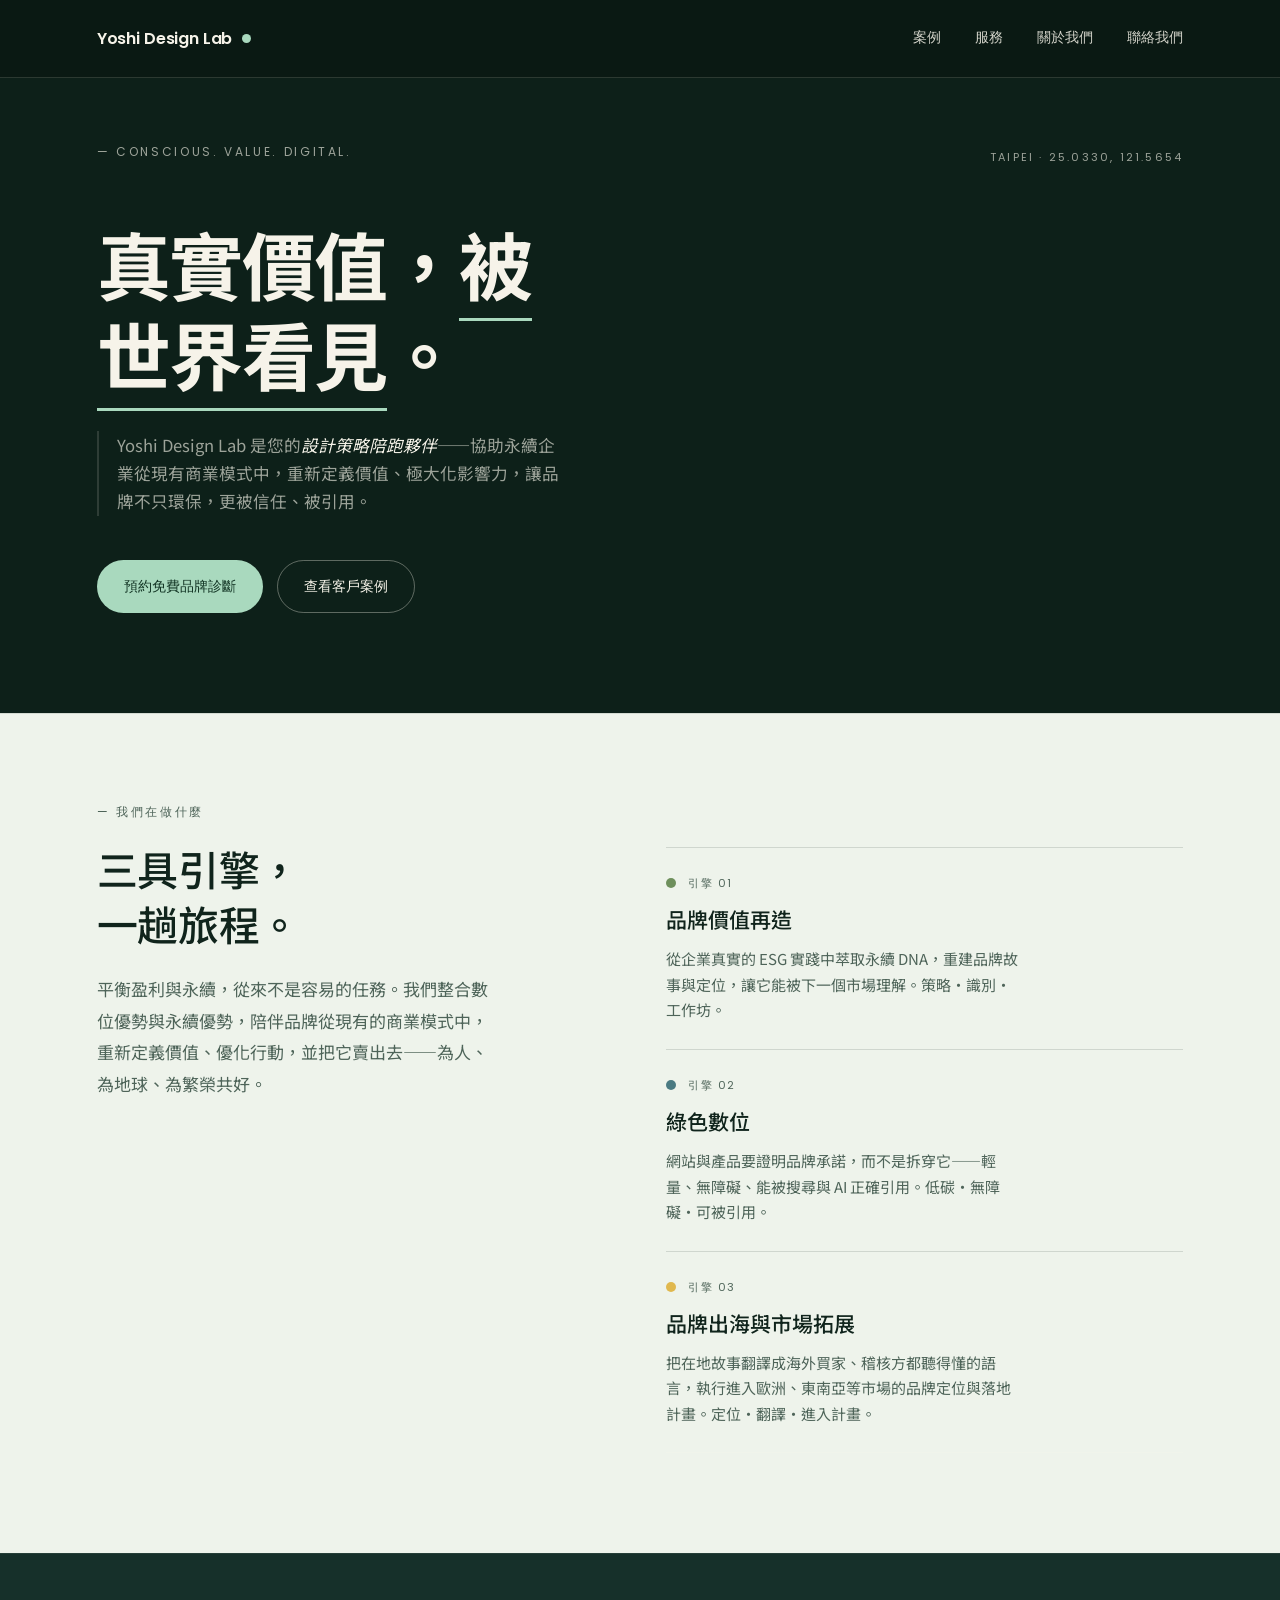
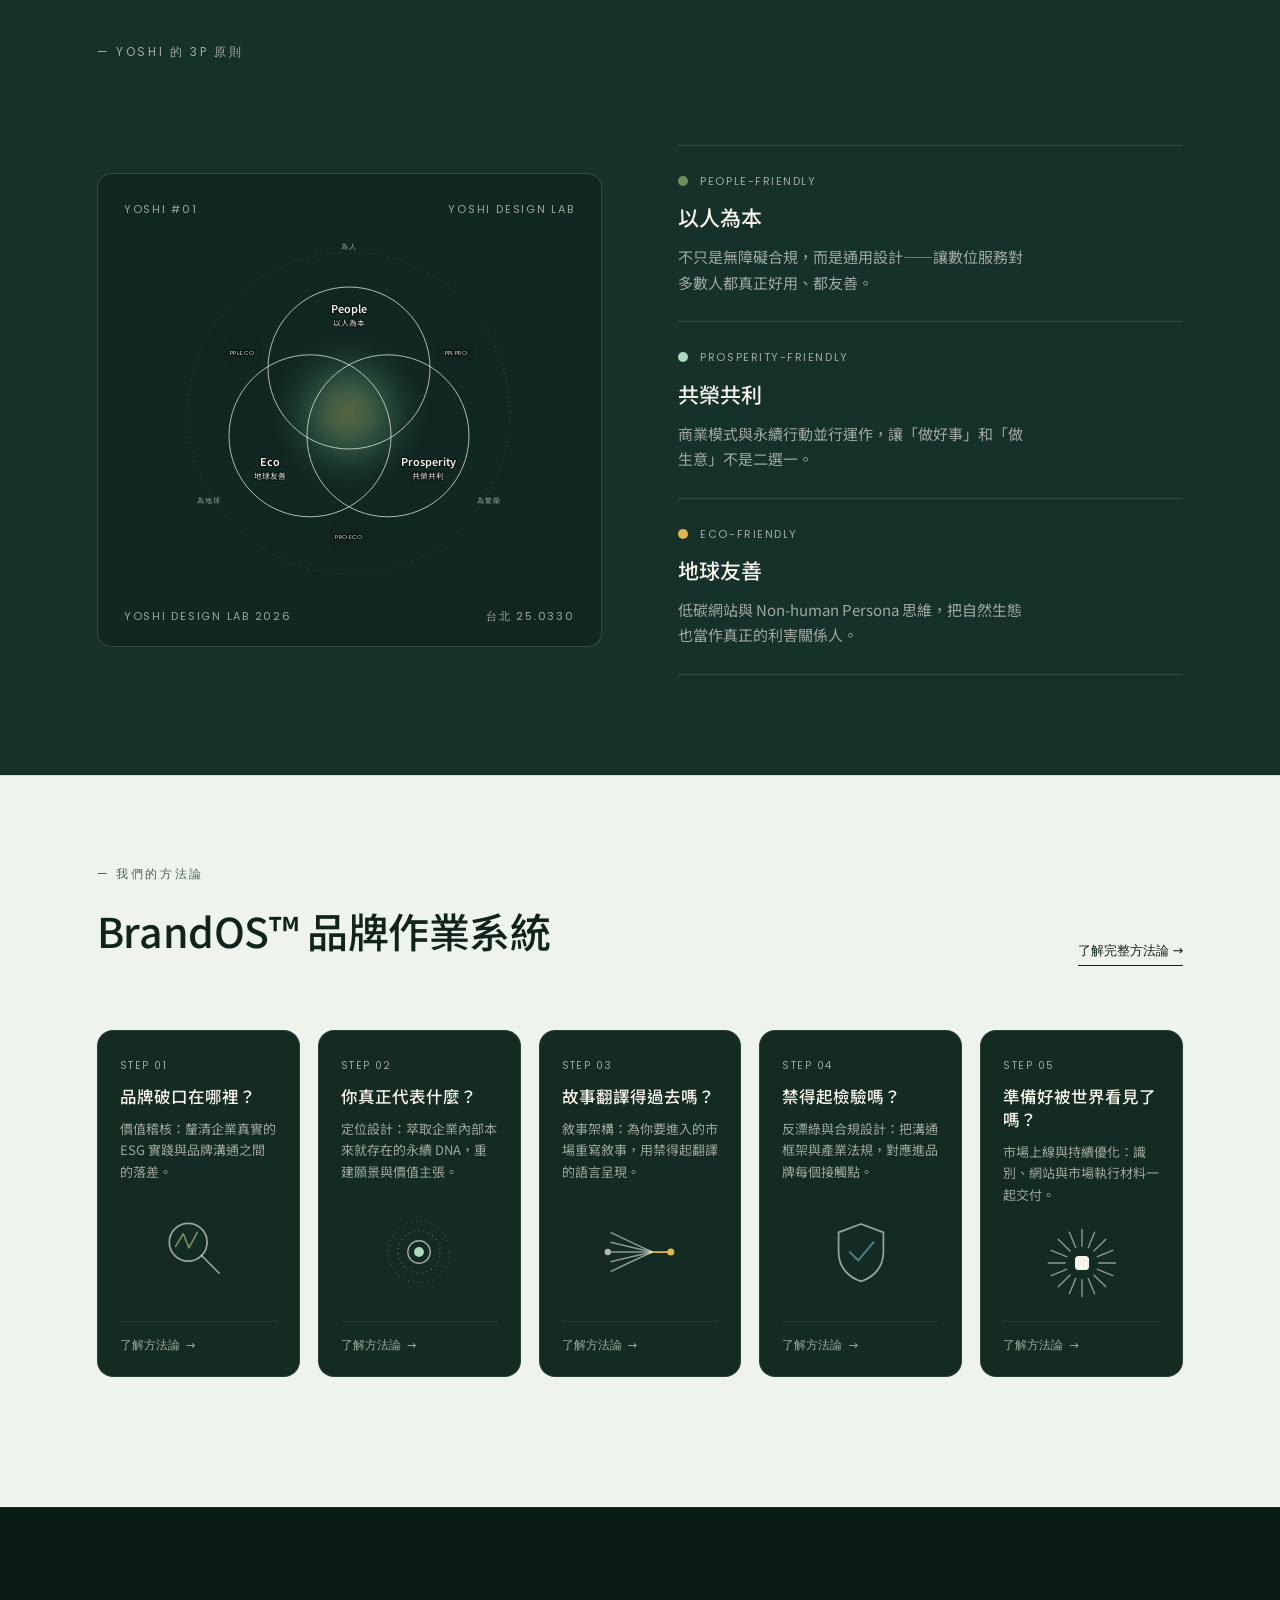
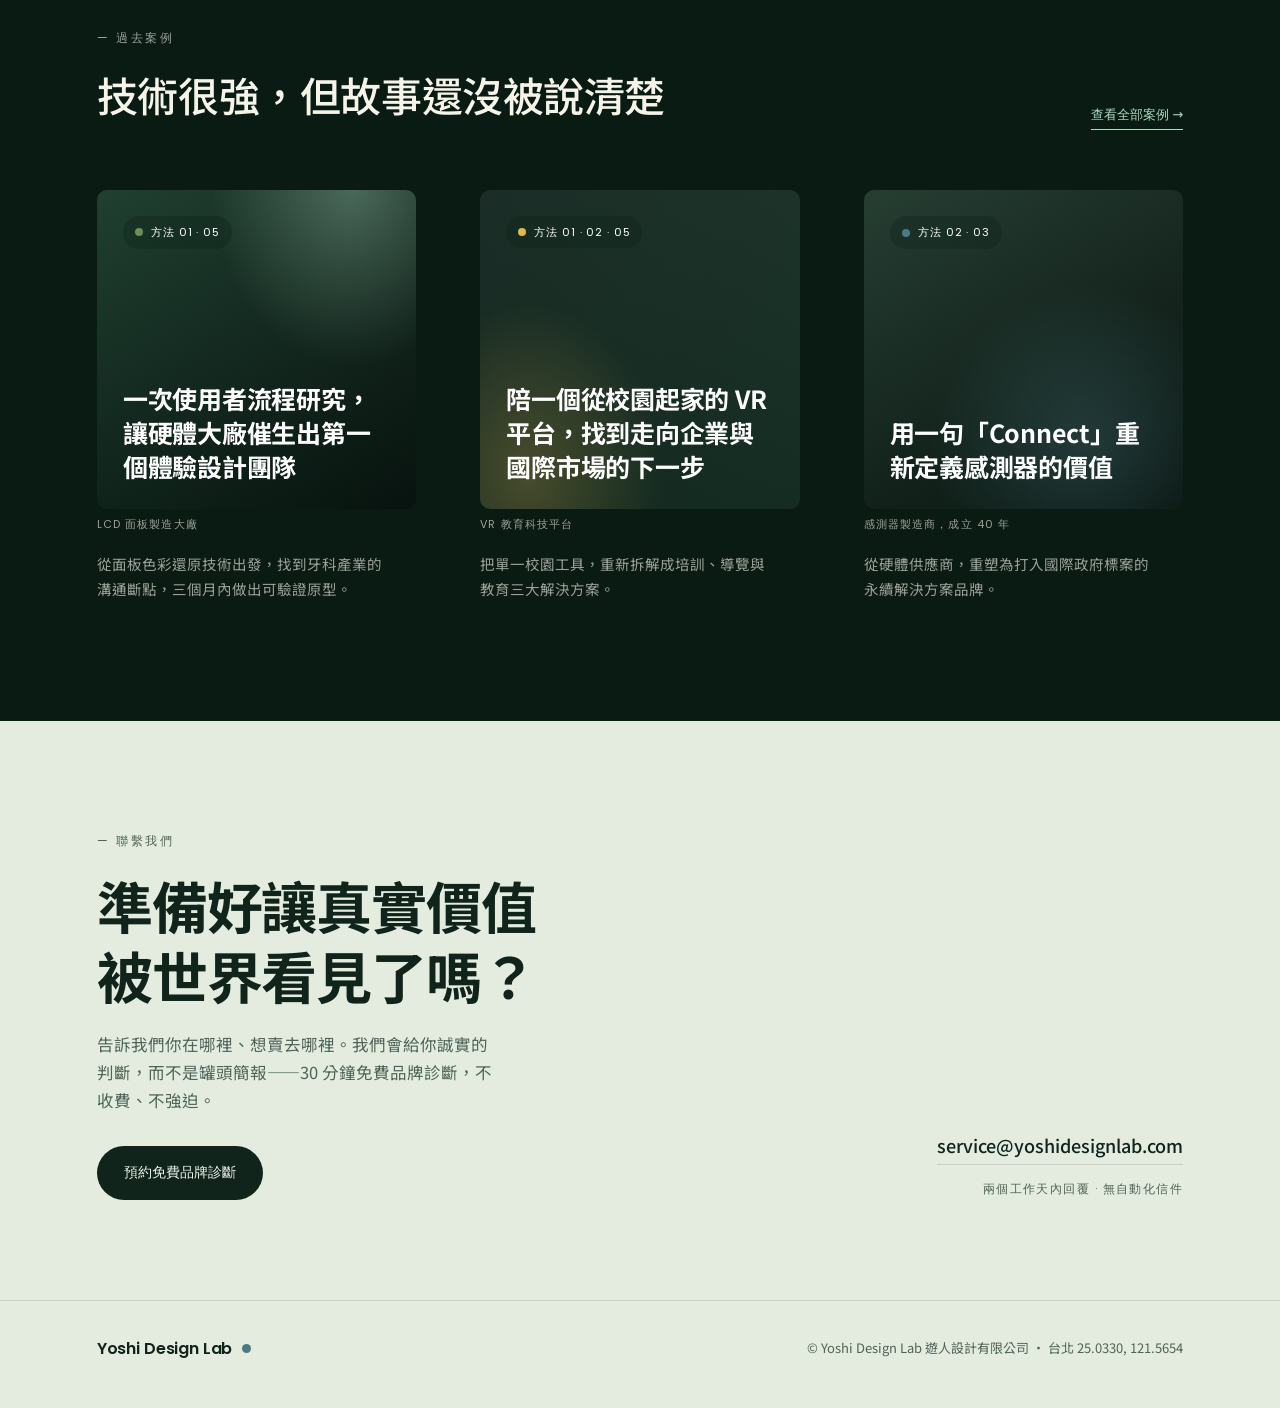
<file: yoshi-homepage-20260804.html>
<!DOCTYPE html>
<html lang="zh-Hant">
<head>
<meta charset="UTF-8">
<title>Yoshi Design Lab — 真實價值，被世界看見</title>
<meta name="viewport" content="width=device-width, initial-scale=1">
<link rel="preconnect" href="https://fonts.googleapis.com">
<link rel="preconnect" href="https://fonts.gstatic.com" crossorigin>
<link href="https://fonts.googleapis.com/css2?family=Poppins:wght@500;600&family=Noto+Sans+TC:wght@400;500;700&display=swap" rel="stylesheet">
<style>
:root{
  --dark:#0D2019;
  --dark2:#0A1913;
  --band-1:#0D2019;
  --band-2:#091712;
  --band-3:#16302A;
  --band-4:#0A1B14;
  --cream:#F6F3E9;
  --dim-d:rgba(246,243,233,.62);
  --mint:#A9D9BE;
  --mint-ink:#123424;
  --light:#EEF3EB;
  --light2:#E4ECDF;
  --ink-l:#10241C;
  --dim-l:#4E6459;
  --hair-d:rgba(246,243,233,.14);
  --hair-l:rgba(16,36,28,.14);
  --moss:#6E8F5C;
  --gold:#E0B84E;
  --teal:#4A7A82;
  --clay:#C97B4A;
  --disp:'Noto Sans TC',system-ui,sans-serif;
  --label:'Poppins',system-ui,sans-serif;
  --body:'Noto Sans TC',system-ui,sans-serif;
}
*{box-sizing:border-box;margin:0;padding:0}
@media (prefers-reduced-motion:reduce){*,*::before,*::after{animation:none!important;transition:none!important}}
html{scroll-behavior:smooth}
body{background:var(--dark);color:var(--cream);font-family:var(--body);font-size:17px;line-height:1.7;-webkit-font-smoothing:antialiased}
.wrap{max-width:1240px;margin:0 auto;padding:0 6vw}
a{color:inherit;text-decoration:none}
a:focus-visible,button:focus-visible{outline:2px solid var(--mint);outline-offset:3px}
::selection{background:var(--mint);color:var(--mint-ink)}
.page[hidden]{display:none}

/* header */
header{position:sticky;top:0;z-index:50;padding:20px 0;background:rgba(10,25,19,.82);backdrop-filter:blur(10px);border-bottom:1px solid var(--hair-d)}
.nav{display:flex;align-items:center;justify-content:space-between;gap:24px}
.mark{display:flex;align-items:center;gap:10px;font-family:var(--label);font-weight:600;font-size:16px;letter-spacing:-.01em}
.mark .dot2{width:9px;height:9px;border-radius:50%;background:var(--mint)}
.navlinks{display:flex;gap:34px;font-family:var(--label);font-weight:500;font-size:14px}
.navlinks a{opacity:.85;padding:6px 0;border-bottom:1px solid transparent}
.navlinks a:hover{opacity:1;border-color:var(--mint)}
.menu-btn{display:none;background:none;border:1px solid var(--hair-d);color:var(--cream);font-family:var(--label);font-size:13px;padding:9px 16px;border-radius:999px}
@media(max-width:720px){.navlinks{display:none}.menu-btn{display:inline-block}}

/* pill buttons */
.pill{display:inline-flex;align-items:center;gap:8px;font-family:var(--label);font-weight:500;font-size:14px;padding:14px 26px;border-radius:999px;text-decoration:none;border:1px solid transparent;cursor:pointer}
.pill.solid{background:var(--mint);color:var(--mint-ink)}
.pill.solid:hover{background:#c3e8d3}
.pill.outline{border-color:rgba(246,243,233,.35);color:var(--cream)}
.pill.outline:hover{border-color:var(--cream)}
.pill.outline-l{border-color:var(--hair-l);color:var(--ink-l)}
.pill.outline-l:hover{border-color:var(--ink-l)}
.pill.dark{background:var(--ink-l);color:var(--light)}
.pill.dark:hover{background:#193226}

.eyebrow{font-family:var(--label);font-size:12px;letter-spacing:.22em;text-transform:uppercase;color:var(--dim-d);display:block;margin-bottom:18px}
.eyebrow::before{content:"— "}
.eyebrow.l{color:var(--dim-l)}

/* PAGE HERO BAND (dark, for sub-pages) */
.page-hero-band{background:var(--dark);color:var(--cream);padding:64px 0 56px}
.crumb{font-family:var(--label);font-size:13px;color:var(--dim-d);margin-bottom:20px}
.crumb a{border-bottom:1px solid transparent}
.crumb a:hover{border-color:var(--mint)}
.page-hero-band h1{font-family:var(--disp);font-weight:700;font-size:clamp(30px,4.6vw,54px);line-height:1.25;letter-spacing:-.02em;max-width:17ch}
.page-hero-band .lede{margin-top:22px;color:var(--dim-d);max-width:58ch;font-size:16.5px}

/* LIGHT PAGE BODY */
.page-body{background:var(--light);color:var(--ink-l);padding:80px 0 110px}
.meta{display:grid;grid-template-columns:repeat(3,1fr);gap:24px;padding-bottom:36px;border-bottom:1px solid var(--hair-l);margin-bottom:54px}
@media(max-width:640px){.meta{grid-template-columns:1fr}}
.meta b{display:block;font-family:var(--label);font-size:11px;letter-spacing:.12em;color:var(--dim-l);margin-bottom:8px;font-weight:500;text-transform:uppercase}
.meta span{font-size:15.5px}
.split{display:grid;grid-template-columns:minmax(180px,270px) 1fr;gap:5vw;padding:38px 0;border-top:1px solid var(--hair-l)}
.split:first-of-type{border-top:0;padding-top:0}
.split h3{font-family:var(--disp);font-weight:500;font-size:clamp(18px,1.9vw,22px);letter-spacing:-.01em;color:var(--ink-l)}
.split p{color:var(--dim-l);font-size:16px;line-height:1.85}
@media(max-width:720px){.split{grid-template-columns:1fr;gap:12px;padding:30px 0}}
.steps-mini{display:flex;gap:8px;flex-wrap:wrap;margin-top:16px}
.steps-mini a{font-family:var(--label);font-size:11px;border:1px solid var(--hair-l);padding:7px 12px;border-radius:999px;color:var(--ink-l)}
.steps-mini a:hover{border-color:var(--teal);color:var(--teal)}
.quote-band-l{background:var(--light2);border-radius:10px;padding:42px 46px;margin:62px 0}
.quote-band-l p{font-family:var(--disp);font-weight:500;font-size:clamp(19px,2.2vw,26px);line-height:1.5;color:var(--ink-l);max-width:30ch}
.quote-band-l cite{display:block;margin-top:16px;font-family:var(--label);font-style:normal;font-size:11px;letter-spacing:.12em;color:var(--dim-l)}
.principles-box{background:#fff;border:1px solid var(--hair-l);border-left:4px solid var(--moss);border-radius:6px;padding:32px 36px;margin:56px 0}
.principles-box b{display:block;font-family:var(--label);font-size:11px;letter-spacing:.15em;color:var(--ink-l);margin-bottom:18px}
.principles-box ul{margin-left:20px;color:var(--dim-l)}
.principles-box li{margin-bottom:12px;line-height:1.7}
.topics-list{margin:44px 0}
.topics-list ul{list-style:none;margin-top:16px}
.topics-list li{padding:15px 0;border-top:1px solid var(--hair-l);font-size:15.5px}
.topics-list li:last-child{border-bottom:1px solid var(--hair-l)}
.next-case{display:flex;justify-content:space-between;align-items:baseline;gap:20px;margin-top:76px;padding-top:38px;border-top:1px solid var(--hair-l);flex-wrap:wrap}
.next-case a{font-family:var(--disp);font-weight:500;font-size:clamp(18px,2vw,23px);color:var(--ink-l)}
.next-case a:hover{color:var(--teal)}
.rel-cols{display:grid;grid-template-columns:1fr 1fr;gap:5vw;margin-top:70px}
@media(max-width:720px){.rel-cols{grid-template-columns:1fr;gap:34px}}
.rel-cols ul{list-style:none}
.rel-cols li{border-top:1px solid var(--hair-l)}
.rel-cols li:last-child{border-bottom:1px solid var(--hair-l)}
.rel-cols a{display:block;padding:15px 0;font-size:15px}
.rel-cols a:hover{color:var(--teal)}

/* HERO (home) */
.hero{padding:64px 0 100px;position:relative;background:var(--band-1);overflow:hidden}
.hero-in{position:relative;z-index:2}
.hero .lede em{font-style:italic;color:var(--cream);opacity:1}
@media(max-width:900px){.hero-orb{width:64vw;opacity:.7}}
@media(max-width:640px){.hero-orb{width:78vw;opacity:.5;right:50%;transform:translate(50%,-50%)}}
.hero .coords{position:absolute;top:6px;right:6vw;font-family:var(--label);font-size:11px;letter-spacing:.2em;color:var(--dim-d)}
@media(max-width:720px){.hero .coords{display:none}}
h1.h1{font-family:var(--disp);font-weight:700;font-size:clamp(38px,6.2vw,74px);line-height:1.22;letter-spacing:-.02em;max-width:14ch;text-wrap:balance;margin-top:56px}
h1.h1 u{text-decoration:none;border-bottom:3px solid var(--mint);padding-bottom:2px}
.hero .lede{margin-top:32px;max-width:52ch;font-size:clamp(16px,1.3vw,18px);color:var(--dim-d);padding-left:18px;border-left:2px solid var(--hair-d)}
.hero .actions{margin-top:44px;display:flex;gap:14px;flex-wrap:wrap}

/* WHAT WE DO / TWIN ENGINES */
.wwd{padding:88px 0 100px;background:var(--light);color:var(--ink-l);border-top:1px solid rgba(16,36,28,.12)}
.wwd .eyebrow{color:var(--dim-l)}
.wwd .eng-row{border-color:var(--hair-l)}
.wwd .eng-row .idx{color:var(--dim-l)}
.wwd .eng-row p{color:var(--dim-l)}
.wwd h2{font-family:var(--disp);font-weight:500;font-size:clamp(26px,3.2vw,42px);line-height:1.35;letter-spacing:-.01em;max-width:16ch;text-wrap:balance}
.wwd .grid{display:grid;grid-template-columns:1fr 1.05fr;gap:6vw;align-items:start;margin-top:10px}
@media(max-width:820px){.wwd .grid{grid-template-columns:1fr;gap:36px}}
.wwd p.desc{color:var(--dim-l);font-size:17px;line-height:1.85;max-width:44ch}
.engines{display:flex;flex-direction:column;margin-top:6px}
.eng-row{padding:26px 0;border-top:1px solid var(--hair-d)}
.eng-row:last-child{border-bottom:1px solid var(--hair-d)}
.eng-row .head{display:flex;align-items:center;gap:12px;margin-bottom:10px}
.eng-row .dot3{width:10px;height:10px;border-radius:50%;flex:none}
.eng-row .idx{font-family:var(--label);font-size:11px;letter-spacing:.14em;color:var(--dim-d)}
.eng-row b{display:block;font-family:var(--disp);font-weight:500;font-size:21px;margin-bottom:8px}
.eng-row p{color:var(--dim-d);font-size:15px;max-width:44ch}

/* PRINCIPLES (3P) — reuses timeline dot style, 3 cols */
.principles{padding:88px 0 100px;background:var(--band-3);border-top:1px solid rgba(246,243,233,.07)}
.p-split{display:grid;grid-template-columns:1fr 1fr;gap:6vw;align-items:center}
@media(max-width:900px){.p-split{grid-template-columns:1fr;gap:40px}}
.p-list{display:flex;flex-direction:column}
.poster{border:1px solid rgba(246,243,233,.16);border-radius:14px;padding:26px 26px 20px;background:rgba(9,20,15,.28)}
.poster-row{display:flex;justify-content:space-between;font-family:var(--label);font-size:11px;letter-spacing:.16em;text-transform:uppercase;color:var(--dim-d)}
.poster-row.bottom{margin-top:14px}
.venn{display:block;width:100%;max-width:360px;margin:14px auto 2px;height:auto}
.venn-outer{font-family:var(--label);font-size:12px;letter-spacing:.14em;fill:var(--dim-d);text-transform:uppercase}
.venn-h{font-family:var(--disp);font-weight:600;font-size:18px;fill:var(--cream)}
.venn-s{font-family:var(--body);font-size:13px;fill:rgba(246,243,233,.85)}
.venn-sat{font-family:var(--label);font-size:10px;letter-spacing:.06em;fill:var(--cream);fill-opacity:.85}
.venn-h,.venn-s,.venn-sat{paint-order:stroke fill;stroke:rgba(7,16,12,.75);stroke-width:4px;stroke-linejoin:round}
@media(max-width:640px){.poster{padding:24px 20px 20px}.poster-row span:last-child{display:none}}

/* METHOD TIMELINE (shared: home teaser + full page) */
.method{padding:88px 0 130px;background:var(--light);color:var(--ink-l);border-top:1px solid rgba(16,36,28,.12)}
.method-head.l .eyebrow{color:var(--dim-l)}
.method-cards{display:grid;grid-template-columns:repeat(5,1fr);gap:18px}
@media(max-width:1080px){.method-cards{grid-template-columns:repeat(3,1fr);row-gap:18px}}
@media(max-width:680px){.method-cards{grid-template-columns:repeat(2,1fr)}}
@media(max-width:440px){.method-cards{grid-template-columns:1fr}}
.mcard{display:flex;flex-direction:column;background:#132B22;border:1px solid rgba(246,243,233,.1);border-radius:16px;padding:26px 22px 20px;min-height:320px}
.mcard:hover{border-color:rgba(246,243,233,.3)}
.mcard-top .k{display:block;font-family:var(--label);font-size:10.5px;letter-spacing:.14em;color:var(--dim-d);margin-bottom:10px}
.mcard-top b{display:block;font-family:var(--disp);font-weight:500;font-size:16.5px;line-height:1.4;margin-bottom:10px;color:var(--cream)}
.mcard-top p{color:var(--dim-d);font-size:13px;line-height:1.65}
.mcard-icon{flex:1;display:flex;align-items:center;justify-content:center;padding:16px 0}
.mcard-icon svg{width:84px;height:84px}
.mcard-foot{display:flex;align-items:center;gap:6px;font-family:var(--label);font-size:11.5px;color:var(--dim-d);padding-top:14px;border-top:1px solid rgba(246,243,233,.08)}
.mcard:hover .mcard-foot{color:var(--mint)}
.mcard-foot i{font-style:normal}
.method-head{display:flex;justify-content:space-between;align-items:flex-end;gap:24px;flex-wrap:wrap;margin-bottom:64px}
.method-head h2{font-family:var(--disp);font-weight:500;font-size:clamp(26px,3.2vw,42px);letter-spacing:-.01em}
.method-head a{font-family:var(--label);font-size:13px;color:var(--mint);border-bottom:1px solid var(--mint);padding-bottom:3px;white-space:nowrap}
.method-head.l a{color:var(--ink-l);border-color:var(--ink-l)}
.method-head.l h2{color:var(--ink-l)}
.tl{display:grid;grid-template-columns:repeat(5,1fr);gap:32px}
.tl.tl-3{grid-template-columns:repeat(3,1fr)}
@media(max-width:1080px){.tl{grid-template-columns:repeat(3,1fr);row-gap:56px}}
@media(max-width:640px){.tl{grid-template-columns:1fr 1fr;row-gap:48px}.tl.tl-3{grid-template-columns:1fr}}
@media(max-width:420px){.tl{grid-template-columns:1fr}}
.tl-col{display:block}
.tl-col .dl{display:flex;align-items:center;gap:6px;margin-bottom:26px}
.tl-col .dl .dot{width:11px;height:11px;border-radius:50%;flex:none}
.tl-col .dl .line{flex:1;height:0;border-top:2px dotted rgba(246,243,233,.35)}
.tl-col b{display:block;font-family:var(--disp);font-weight:500;font-size:17px;margin-bottom:10px;line-height:1.4}
.tl-col span.k{display:block;font-family:var(--label);font-size:11px;letter-spacing:.1em;color:var(--dim-d);margin-bottom:12px}
.tl-col p{color:var(--dim-d);font-size:14.5px;line-height:1.75}
a.tl-col:hover b{color:var(--mint)}

/* full method page steps */
.mstep{display:grid;grid-template-columns:100px 1fr;gap:5vw;align-items:start;padding:46px 0;border-top:1px solid var(--hair-l)}
.mstep:first-of-type{border-top:0;padding-top:0}
.mstep:last-of-type{padding-bottom:0}
@media(max-width:700px){.mstep{grid-template-columns:1fr;gap:12px}.mstep-ic{flex-direction:row;align-items:center}}
.mstep-ic{display:flex;flex-direction:column;gap:12px}
.mstep-ic svg{width:52px;height:52px;padding:14px;background:#132B22;border-radius:14px;box-sizing:content-box}
.mstep-ic .num{font-family:var(--disp);font-weight:600;font-size:14px;color:var(--dim-l);letter-spacing:.03em}
.mstep h3{margin-bottom:12px;font-family:var(--disp);font-weight:500;font-size:clamp(19px,2vw,25px);color:var(--ink-l)}
.mstep p{color:var(--dim-l);max-width:60ch;font-size:16.5px;line-height:1.85}
.mstep .deliver{margin-top:16px;font-size:13.5px;color:var(--dim-l)}
.mstep .deliver b{font-family:var(--label);font-size:11px;letter-spacing:.13em;color:var(--ink-l);margin-right:10px;font-weight:500;text-transform:uppercase}

/* CASES (light section, squares) */
.cases-sec{background:var(--band-4);color:var(--cream);padding:120px 0;border-top:1px solid rgba(246,243,233,.07)}
.cgrid{display:grid;grid-template-columns:repeat(3,1fr);gap:5vw;margin-top:60px}
@media(max-width:860px){.cgrid{grid-template-columns:1fr;gap:44px}}
.case-card{display:block}
.case-square{aspect-ratio:1/1;position:relative;border-radius:10px;overflow:hidden;display:flex;flex-direction:column;justify-content:space-between;padding:26px}
.case-square::after{content:"";position:absolute;inset:0;background:linear-gradient(160deg,rgba(255,255,255,.06),rgba(0,0,0,.24));pointer-events:none}
.case-square .tag{position:relative;z-index:2;align-self:flex-start;display:flex;align-items:center;gap:8px;background:rgba(16,36,28,.35);backdrop-filter:blur(4px);color:#fff;font-family:var(--label);font-size:11px;letter-spacing:.08em;padding:7px 12px;border-radius:999px}
.case-square .tag i{width:8px;height:8px;border-radius:50%;display:block;font-style:normal}
.case-square h3{position:relative;z-index:2;color:#fff;font-family:var(--disp);font-weight:700;font-size:clamp(19px,2vw,25px);line-height:1.35;letter-spacing:-.01em}
.cs1{background:radial-gradient(80% 100% at 80% 0%,rgba(169,217,190,.35),transparent 55%),linear-gradient(135deg,#123424,#0A1913)}
.cs2{background:radial-gradient(70% 90% at 15% 90%,rgba(224,184,78,.3),transparent 60%),linear-gradient(135deg,#0D2019,#1B3A2C)}
.cs3{background:radial-gradient(90% 90% at 70% 80%,rgba(74,122,130,.4),transparent 55%),linear-gradient(135deg,#193226,#0A1913)}
.case-line{margin-top:18px;color:var(--dim-d);font-size:14.5px;max-width:36ch}
.case-industry{margin-top:6px;font-family:var(--label);font-size:11px;letter-spacing:.1em;color:var(--dim-d);text-transform:uppercase}
a.case-card:hover h3{text-decoration:underline}

/* work listing tiles */
.work-tile{display:grid;grid-template-columns:1fr 1.1fr;gap:5vw;align-items:center;padding:50px 0;border-top:1px solid var(--hair-l);text-decoration:none}
.work-tile:last-of-type{border-bottom:1px solid var(--hair-l)}
.work-tile.rev{grid-template-columns:1.1fr 1fr}
.work-tile.rev .case-square{order:-1}
@media(max-width:820px){.work-tile,.work-tile.rev{grid-template-columns:1fr;gap:22px;padding:36px 0}.work-tile.rev .case-square{order:0}}
.work-tile .case-square{aspect-ratio:4/3}
.work-tile .txt h3{font-family:var(--disp);font-weight:500;font-size:clamp(19px,2vw,25px);color:var(--ink-l);margin:14px 0 12px}
.work-tile .txt p{color:var(--dim-l);font-size:15.5px;max-width:44ch}
.work-tile:hover h3{color:var(--teal)}

/* CONTACT CTA (light) */
.contact-cta{background:var(--light2);padding:110px 0 100px}
.cc-inner{display:flex;justify-content:space-between;gap:6vw;align-items:flex-end;flex-wrap:wrap}
.cc-inner h2{color:var(--ink-l);font-family:var(--disp);font-weight:700;font-size:clamp(30px,4.4vw,56px);line-height:1.25;letter-spacing:-.02em;max-width:14ch}
.cc-text{max-width:520px}
.cc-inner p{color:var(--dim-l);margin-top:20px;font-size:16.5px;max-width:44ch}
.cc-actions{display:flex;gap:14px;flex-wrap:wrap;margin-top:6px}
.cc-side{display:flex;flex-direction:column;gap:14px;align-items:flex-end;text-align:right}
@media(max-width:720px){.cc-side{align-items:flex-start;text-align:left}}
.cc-side a.mail{font-family:var(--disp);font-weight:500;font-size:18px;color:var(--ink-l);border-bottom:1px solid var(--hair-l);padding-bottom:4px}
.cc-side span{font-family:var(--label);font-size:12px;letter-spacing:.12em;color:var(--dim-l)}

footer{background:var(--light2);border-top:1px solid var(--hair-l);padding:34px 0 46px}
.f-row{display:flex;justify-content:space-between;align-items:center;gap:16px;flex-wrap:wrap;color:var(--dim-l);font-size:13px}
.f-row .mark{color:var(--ink-l)}
.f-row .mark .dot2{background:var(--teal)}
</style>
</head>
<body>

<svg style="position:absolute;width:0;height:0;overflow:hidden" aria-hidden="true">
  <defs>
    <symbol id="ic-01" viewBox="0 0 120 120">
      <circle cx="46" cy="46" r="27" fill="none" stroke="rgba(246,243,233,.6)" stroke-width="2.5"/>
      <line x1="65" y1="65" x2="90" y2="90" stroke="rgba(246,243,233,.6)" stroke-width="2.5" stroke-linecap="round"/>
      <polyline points="28,52 39,34 47,54 59,32" fill="none" stroke-width="2.5" stroke-linecap="round" stroke-linejoin="round" style="stroke:var(--moss)"/>
    </symbol>
    <symbol id="ic-02" viewBox="0 0 120 120">
      <circle cx="60" cy="60" r="44" fill="none" stroke="rgba(246,243,233,.32)" stroke-width="1.6" stroke-dasharray="1 6"/>
      <circle cx="60" cy="60" r="30" fill="none" stroke="rgba(246,243,233,.48)" stroke-width="1.6" stroke-dasharray="1 6"/>
      <circle cx="60" cy="60" r="16" fill="none" stroke="rgba(246,243,233,.62)" stroke-width="2"/>
      <circle cx="60" cy="60" r="7" style="fill:var(--mint)"/>
    </symbol>
    <symbol id="ic-03" viewBox="0 0 120 120">
      <path d="M18,32 Q55,50 78,60" fill="none" stroke="rgba(246,243,233,.55)" stroke-width="2"/>
      <path d="M18,46 Q55,55 78,60" fill="none" stroke="rgba(246,243,233,.55)" stroke-width="2"/>
      <path d="M18,60 L78,60" fill="none" stroke="rgba(246,243,233,.55)" stroke-width="2"/>
      <path d="M18,74 Q55,65 78,60" fill="none" stroke="rgba(246,243,233,.55)" stroke-width="2"/>
      <path d="M18,88 Q55,70 78,60" fill="none" stroke="rgba(246,243,233,.55)" stroke-width="2"/>
      <circle cx="14" cy="60" r="4.5" fill="rgba(246,243,233,.7)"/>
      <line x1="78" y1="60" x2="104" y2="60" stroke-width="2.5" stroke-linecap="round" style="stroke:var(--gold)"/>
      <circle cx="104" cy="60" r="5" style="fill:var(--gold)"/>
    </symbol>
    <symbol id="ic-04" viewBox="0 0 120 120">
      <path d="M60,20 L92,32 V60 C92,82 78,96 60,102 C42,96 28,82 28,60 V32 Z" fill="none" stroke="rgba(246,243,233,.6)" stroke-width="2.5" stroke-linejoin="round"/>
      <polyline points="44,60 56,72 78,46" fill="none" stroke-width="3" stroke-linecap="round" stroke-linejoin="round" style="stroke:var(--teal)"/>
    </symbol>
    <symbol id="ic-05" viewBox="0 0 120 120">
      <g stroke="rgba(246,243,233,.55)" stroke-width="2" stroke-linecap="round">
        <line x1="84" y1="60" x2="108" y2="60"/><line x1="82" y1="69" x2="104" y2="78"/>
        <line x1="77" y1="77" x2="94" y2="94"/><line x1="69" y1="82" x2="78" y2="104"/>
        <line x1="60" y1="84" x2="60" y2="108"/><line x1="51" y1="82" x2="42" y2="104"/>
        <line x1="43" y1="77" x2="26" y2="94"/><line x1="38" y1="69" x2="16" y2="78"/>
        <line x1="36" y1="60" x2="12" y2="60"/><line x1="38" y1="51" x2="16" y2="42"/>
        <line x1="43" y1="43" x2="26" y2="26"/><line x1="51" y1="38" x2="42" y2="16"/>
        <line x1="60" y1="36" x2="60" y2="12"/><line x1="69" y1="38" x2="78" y2="16"/>
        <line x1="77" y1="43" x2="94" y2="26"/><line x1="82" y1="51" x2="104" y2="42"/>
      </g>
      <rect x="50" y="50" width="20" height="20" rx="5" style="fill:var(--cream)"/>
    </symbol>
  </defs>
</svg>


<header>
  <div class="wrap nav">
    <a class="mark" href="#/">Yoshi Design Lab<span class="dot2"></span></a>
    <nav class="navlinks">
      <a href="#/work">案例</a>
      <a href="#services">服務</a>
      <a href="#/">關於我們</a>
      <a href="#contact">聯絡我們</a>
    </nav>
    <button class="menu-btn">選單</button>
  </div>
</header>

<!-- =============== HOME =============== -->
<main class="page" id="page-home">
  <section class="hero">


   <div class="wrap hero-in">
    <span class="coords">TAIPEI · 25.0330, 121.5654</span>
    <span class="eyebrow">Conscious. Value. Digital.</span>
    <h1 class="h1">真實價值，<u>被世界看見</u>。</h1>
    <p class="lede">Yoshi Design Lab 是您的<em>設計策略陪跑夥伴</em>——協助永續企業從現有商業模式中，重新定義價值、極大化影響力，讓品牌不只環保，更被信任、被引用。</p>
    <div class="actions">
      <a class="pill solid" href="#contact">預約免費品牌診斷</a>
      <a class="pill outline" href="#/work">查看客戶案例</a>
    </div>
   </div>
  </section>

  <!-- WHAT WE DO / TWIN ENGINES -->
  <section class="wwd" id="services">
   <div class="wrap">
    <span class="eyebrow">我們在做什麼</span>
    <div class="grid">
      <div>
        <h2>三具引擎，一趟旅程。</h2>
        <p class="desc" style="margin-top:22px">平衡盈利與永續，從來不是容易的任務。我們整合數位優勢與永續優勢，陪伴品牌從現有的商業模式中，重新定義價值、優化行動，並把它賣出去——為人、為地球、為繁榮共好。</p>
      </div>
      <div class="engines">
        <div class="eng-row">
          <div class="head"><span class="dot3" style="background:var(--moss)"></span><span class="idx">引擎 01</span></div>
          <b>品牌價值再造</b>
          <p>從企業真實的 ESG 實踐中萃取永續 DNA，重建品牌故事與定位，讓它能被下一個市場理解。策略・識別・工作坊。</p>
        </div>
        <div class="eng-row">
          <div class="head"><span class="dot3" style="background:var(--teal)"></span><span class="idx">引擎 02</span></div>
          <b>綠色數位</b>
          <p>網站與產品要證明品牌承諾，而不是拆穿它——輕量、無障礙、能被搜尋與 AI 正確引用。低碳・無障礙・可被引用。</p>
        </div>
        <div class="eng-row">
          <div class="head"><span class="dot3" style="background:var(--gold)"></span><span class="idx">引擎 03</span></div>
          <b>品牌出海與市場拓展</b>
          <p>把在地故事翻譯成海外買家、稽核方都聽得懂的語言，執行進入歐洲、東南亞等市場的品牌定位與落地計畫。定位・翻譯・進入計畫。</p>
        </div>
      </div>
    </div>
   </div>
  </section>

  <!-- 3P PRINCIPLES -->
  <section class="principles" id="principles">
   <div class="wrap">
    <div class="method-head">
      <div><span class="eyebrow">Yoshi 的 3P 原則</span></div>
    </div>

    <div class="p-split">
      <div class="poster">
        <div class="poster-row">
          <span>YOSHI #01</span>
          <span>YOSHI DESIGN LAB</span>
        </div>

        <svg class="venn" viewBox="0 0 600 600" role="img" aria-label="Yoshi 3P 原則文氏圖：People-Friendly、Prosperity-Friendly、Eco-Friendly">
          <defs>
            <radialGradient id="pGlow" cx="50%" cy="50%" r="50%">
              <stop offset="0%" stop-color="#E0B84E" stop-opacity=".5"/>
              <stop offset="55%" stop-color="#6BC79A" stop-opacity=".28"/>
              <stop offset="100%" stop-color="#6BC79A" stop-opacity="0"/>
            </radialGradient>
            <filter id="vBlur" x="-60%" y="-60%" width="220%" height="220%">
              <feGaussianBlur stdDeviation="22"/>
            </filter>
          </defs>

          <circle cx="300" cy="300" r="268" fill="none" stroke="rgba(246,243,233,.32)" stroke-width="1" stroke-dasharray="1 7"/>

          <text x="300" y="26" text-anchor="middle" class="venn-outer">為人</text>
          <text x="46" y="450" text-anchor="start" class="venn-outer">為地球</text>
          <text x="554" y="450" text-anchor="end" class="venn-outer">為繁榮</text>

          <circle cx="300" cy="300" r="105" fill="url(#pGlow)" filter="url(#vBlur)"/>

          <circle cx="300" cy="225" r="135" fill="none" stroke="rgba(246,243,233,.85)" stroke-width="1.4"/>
          <circle cx="365" cy="338" r="135" fill="none" stroke="rgba(246,243,233,.85)" stroke-width="1.4"/>
          <circle cx="235" cy="338" r="135" fill="none" stroke="rgba(246,243,233,.85)" stroke-width="1.4"/>

          <circle cx="478" cy="198" r="32" fill="rgba(16,36,28,.7)"/>
          <text x="478" y="203" text-anchor="middle" class="venn-sat">PPL·PRO</text>
          <circle cx="122" cy="198" r="32" fill="rgba(16,36,28,.7)"/>
          <text x="122" y="203" text-anchor="middle" class="venn-sat">PPL·ECO</text>
          <circle cx="300" cy="505" r="32" fill="rgba(16,36,28,.7)"/>
          <text x="300" y="510" text-anchor="middle" class="venn-sat">PRO·ECO</text>

          <text x="300" y="133" text-anchor="middle" class="venn-h">People</text>
          <text x="300" y="155" text-anchor="middle" class="venn-s">以人為本</text>

          <text x="432" y="388" text-anchor="middle" class="venn-h">Prosperity</text>
          <text x="432" y="410" text-anchor="middle" class="venn-s">共榮共利</text>

          <text x="168" y="388" text-anchor="middle" class="venn-h">Eco</text>
          <text x="168" y="410" text-anchor="middle" class="venn-s">地球友善</text>
        </svg>

        <div class="poster-row bottom">
          <span>Yoshi Design Lab 2026</span>
          <span>台北 25.0330</span>
        </div>
      </div>

      <div class="p-list">
        <div class="eng-row">
          <div class="head"><span class="dot3" style="background:var(--moss)"></span><span class="idx">PEOPLE-FRIENDLY</span></div>
          <b>以人為本</b>
          <p>不只是無障礙合規，而是通用設計——讓數位服務對多數人都真正好用、都友善。</p>
        </div>
        <div class="eng-row">
          <div class="head"><span class="dot3" style="background:var(--mint)"></span><span class="idx">PROSPERITY-FRIENDLY</span></div>
          <b>共榮共利</b>
          <p>商業模式與永續行動並行運作，讓「做好事」和「做生意」不是二選一。</p>
        </div>
        <div class="eng-row">
          <div class="head"><span class="dot3" style="background:var(--gold)"></span><span class="idx">ECO-FRIENDLY</span></div>
          <b>地球友善</b>
          <p>低碳網站與 Non-human Persona 思維，把自然生態也當作真正的利害關係人。</p>
        </div>
      </div>
    </div>
   </div>
  </section>

  <!-- METHOD TEASER -->
  <section class="method">
   <div class="wrap">
    <div class="method-head l">
      <div>
        <span class="eyebrow" style="margin-bottom:12px">我們的方法論</span>
        <h2>BrandOS&trade; 品牌作業系統</h2>
      </div>
      <a href="#/method">了解完整方法論 →</a>
    </div>
    <div class="method-cards">
      <a class="mcard" href="#/method">
        <div class="mcard-top">
          <span class="k">STEP 01</span>
          <b>品牌破口在哪裡？</b>
          <p>價值稽核：釐清企業真實的 ESG 實踐與品牌溝通之間的落差。</p>
        </div>
        <div class="mcard-icon"><svg viewBox="0 0 120 120"><use href="#ic-01"/></svg></div>
        <div class="mcard-foot"><span>了解方法論</span><i>→</i></div>
      </a>
      <a class="mcard" href="#/method">
        <div class="mcard-top">
          <span class="k">STEP 02</span>
          <b>你真正代表什麼？</b>
          <p>定位設計：萃取企業內部本來就存在的永續 DNA，重建願景與價值主張。</p>
        </div>
        <div class="mcard-icon"><svg viewBox="0 0 120 120"><use href="#ic-02"/></svg></div>
        <div class="mcard-foot"><span>了解方法論</span><i>→</i></div>
      </a>
      <a class="mcard" href="#/method">
        <div class="mcard-top">
          <span class="k">STEP 03</span>
          <b>故事翻譯得過去嗎？</b>
          <p>敘事架構：為你要進入的市場重寫敘事，用禁得起翻譯的語言呈現。</p>
        </div>
        <div class="mcard-icon"><svg viewBox="0 0 120 120"><use href="#ic-03"/></svg></div>
        <div class="mcard-foot"><span>了解方法論</span><i>→</i></div>
      </a>
      <a class="mcard" href="#/method">
        <div class="mcard-top">
          <span class="k">STEP 04</span>
          <b>禁得起檢驗嗎？</b>
          <p>反漂綠與合規設計：把溝通框架與產業法規，對應進品牌每個接觸點。</p>
        </div>
        <div class="mcard-icon"><svg viewBox="0 0 120 120"><use href="#ic-04"/></svg></div>
        <div class="mcard-foot"><span>了解方法論</span><i>→</i></div>
      </a>
      <a class="mcard" href="#/method">
        <div class="mcard-top">
          <span class="k">STEP 05</span>
          <b>準備好被世界看見了嗎？</b>
          <p>市場上線與持續優化：識別、網站與市場執行材料一起交付。</p>
        </div>
        <div class="mcard-icon"><svg viewBox="0 0 120 120"><use href="#ic-05"/></svg></div>
        <div class="mcard-foot"><span>了解方法論</span><i>→</i></div>
      </a>
    </div>
   </div>
  </section>

  <!-- CASES TEASER -->
  <section class="cases-sec">
    <div class="wrap">
      <div class="method-head" style="margin-bottom:0">
        <div>
          <span class="eyebrow" style="margin-bottom:12px">過去案例</span>
          <h2>技術很強，但故事還沒被說清楚</h2>
        </div>
        <a href="#/work">查看全部案例 →</a>
      </div>
      <div class="cgrid">
        <a class="case-card" href="#/work/dental-ux">
          <div class="case-square cs1">
            <span class="tag"><i style="background:var(--moss)"></i>方法 01 · 05</span>
            <h3>一次使用者流程研究，讓硬體大廠催生出第一個體驗設計團隊</h3>
          </div>
          <div class="case-industry">LCD 面板製造大廠</div>
          <p class="case-line">從面板色彩還原技術出發，找到牙科產業的溝通斷點，三個月內做出可驗證原型。</p>
        </a>
        <a class="case-card" href="#/work/vr-platform">
          <div class="case-square cs2">
            <span class="tag"><i style="background:var(--gold)"></i>方法 01 · 02 · 05</span>
            <h3>陪一個從校園起家的 VR 平台，找到走向企業與國際市場的下一步</h3>
          </div>
          <div class="case-industry">VR 教育科技平台</div>
          <p class="case-line">把單一校園工具，重新拆解成培訓、導覽與教育三大解決方案。</p>
        </a>
        <a class="case-card" href="#/work/sensor-connect">
          <div class="case-square cs3">
            <span class="tag"><i style="background:var(--teal)"></i>方法 02 · 03</span>
            <h3>用一句「Connect」重新定義感測器的價值</h3>
          </div>
          <div class="case-industry">感測器製造商，成立 40 年</div>
          <p class="case-line">從硬體供應商，重塑為打入國際政府標案的永續解決方案品牌。</p>
        </a>
      </div>
    </div>
  </section>

  <!-- CONTACT -->
  <section class="contact-cta" id="contact">
    <div class="wrap cc-inner">
      <div class="cc-text">
        <span class="eyebrow l">聯繫我們</span>
        <h2>準備好讓真實價值被世界看見了嗎？</h2>
        <p>告訴我們你在哪裡、想賣去哪裡。我們會給你誠實的判斷，而不是罐頭簡報——30 分鐘免費品牌診斷，不收費、不強迫。</p>
        <div class="cc-actions" style="margin-top:32px">
          <a class="pill dark" href="mailto:service@yoshidesignlab.com">預約免費品牌診斷</a>
        </div>
      </div>
      <div class="cc-side">
        <a class="mail" href="mailto:service@yoshidesignlab.com">service@yoshidesignlab.com</a>
        <span>兩個工作天內回覆 · 無自動化信件</span>
      </div>
    </div>
  </section>
</main>

<!-- =============== METHOD (full page) =============== -->
<main class="page" id="page-method" hidden>
  <div class="page-hero-band wrap">
    <p class="crumb"><a href="#/">首頁</a> / 方法論</p>
    <h1>BrandOS&trade; 品牌作業系統</h1>
    <p class="lede">一艘船不是因為好看才被允許出航，是因為通過了檢驗。五個步驟，每一步都回答一個你能大聲問出口的問題——從重新定義價值，到重新上線市場。</p>
  </div>
  <div class="page-body">
    <div class="wrap">
      <div class="mstep">
        <div class="mstep-ic"><svg viewBox="0 0 120 120"><use href="#ic-01"/></svg><span class="num">01</span></div>
        <div>
          <h3>品牌破口在哪裡？</h3>
          <p>價值稽核：釐清企業真實的 ESG 實踐與品牌溝通之間的落差，找出哪些落差正在讓你流失訂單。</p>
          <p class="deliver"><b>交付項目</b>附優先順序的診斷報告</p>
        </div>
      </div>
      <div class="mstep">
        <div class="mstep-ic"><svg viewBox="0 0 120 120"><use href="#ic-02"/></svg><span class="num">02</span></div>
        <div>
          <h3>你真正代表什麼？</h3>
          <p>定位設計：萃取企業內部本來就存在、卻從沒被拿來說的永續 DNA，圍繞它重建願景與價值主張。</p>
          <p class="deliver"><b>交付項目</b>重新定義的願景、價值與價值主張</p>
        </div>
      </div>
      <div class="mstep">
        <div class="mstep-ic"><svg viewBox="0 0 120 120"><use href="#ic-03"/></svg><span class="num">03</span></div>
        <div>
          <h3>故事翻譯得過去嗎？</h3>
          <p>敘事架構：為你要進入的市場重寫敘事——外國買家在意的佐證，以他們在意的順序，用禁得起翻譯的語言呈現。</p>
          <p class="deliver"><b>交付項目</b>訊息架構與多語言品牌敘事</p>
        </div>
      </div>
      <div class="mstep">
        <div class="mstep-ic"><svg viewBox="0 0 120 120"><use href="#ic-04"/></svg><span class="num">04</span></div>
        <div>
          <h3>禁得起檢驗嗎？</h3>
          <p>反漂綠與合規設計：把反漂綠溝通框架、B Corp 稽核準備，以及你所在產業的特定法規，對應進品牌每個接觸點。</p>
          <p class="deliver"><b>交付項目</b>合規對應的品牌與體驗指南</p>
        </div>
      </div>
      <div class="mstep">
        <div class="mstep-ic"><svg viewBox="0 0 120 120"><use href="#ic-05"/></svg><span class="num">05</span></div>
        <div>
          <h3>準備好被世界看見了嗎？</h3>
          <p>市場上線與持續優化：識別、AEO 網站與市場執行材料由同一團隊一起交付，並建立數據追蹤與迭代更新機制。</p>
          <p class="deliver"><b>交付項目</b>上線的識別、網站與市場啟動包</p>
        </div>
      </div>

      <div class="rel-cols">
        <div>
          <span class="eyebrow l">方法論的實際應用</span>
          <ul><li><a href="#/work/vr-platform">VR 教育科技平台 — 步驟 01 · 02 · 05</a></li><li><a href="#/work/sensor-connect">感測器製造商 — 步驟 02 · 03</a></li></ul>
        </div>
        <div>
          <span class="eyebrow l">想聊聊你的品牌？</span>
          <p style="color:var(--dim-l);margin-top:16px">我們的方法論，是為必須同時說服市場與稽核者的品牌設計的。</p>
          <p style="margin-top:20px"><a class="pill dark" href="#contact">詢問方法論</a></p>
        </div>
      </div>
    </div>
  </div>
</main>

<!-- =============== WORK LISTING =============== -->
<main class="page" id="page-work" hidden>
  <div class="page-hero-band wrap">
    <p class="crumb"><a href="#/">首頁</a> / 案例</p>
    <h1>技術很強，但故事還沒被說清楚</h1>
    <p class="lede">硬體智慧化、教育科技、工業感測——這些擁有真材實料，卻還沒把價值翻譯成市場語言的產業。客戶均採匿名處理，聚焦在梳理的過程本身。</p>
  </div>
  <div class="page-body">
    <div class="wrap">
      <a class="work-tile" href="#/work/dental-ux">
        <div class="txt">
          <span class="eyebrow l">硬體轉型 · LCD 面板製造大廠</span>
          <h3>一次使用者流程研究，讓硬體大廠催生出第一個體驗設計團隊</h3>
          <p>從面板色彩還原技術出發，找到牙科產業的溝通斷點，三個月內從研究做到可驗證原型。</p>
        </div>
        <div class="case-square cs1"><span class="tag"><i style="background:var(--moss)"></i>方法 01 · 05</span></div>
      </a>
      <a class="work-tile rev" href="#/work/vr-platform">
        <div class="txt">
          <span class="eyebrow l">品牌重新定位 · VR 教育科技平台</span>
          <h3>陪一個從校園起家的 VR 平台，找到走向企業與國際市場的下一步</h3>
          <p>把單一校園工具，重新拆解成培訓、導覽與教育三大解決方案，收斂成 Hands-on 的品牌語言。</p>
        </div>
        <div class="case-square cs2"><span class="tag"><i style="background:var(--gold)"></i>方法 01 · 02 · 05</span></div>
      </a>
      <a class="work-tile" href="#/work/sensor-connect">
        <div class="txt">
          <span class="eyebrow l">品牌重塑 · 感測器製造商（40年）</span>
          <h3>用一句「Connect」重新定義感測器的價值</h3>
          <p>從硬體供應商，重塑為永續智慧解決方案品牌，打入國際政府標案與大型企業市場。</p>
        </div>
        <div class="case-square cs3"><span class="tag"><i style="background:var(--teal)"></i>方法 02 · 03</span></div>
      </a>
    </div>
  </div>
</main>

<!-- =============== CASE: DENTAL UX =============== -->
<main class="page" id="page-work-dental-ux" hidden>
  <div class="page-hero-band wrap">
    <p class="crumb"><a href="#/work">案例</a> / LCD 面板製造大廠</p>
    <h1>一次使用者流程研究，讓硬體大廠催生出第一個體驗設計團隊</h1>
    <p class="lede">從零開始的軟體系統驗證，最終成為企業永續數位轉型的里程碑。</p>
  </div>
  <div class="page-body">
    <div class="wrap">
      <div class="meta">
        <div><b>客戶</b><span>LCD 面板製造大廠（匿名）</span></div>
        <div><b>服務</b><span>使用者流程研究、產品原型驗證、體驗設計團隊組建陪跑</span></div>
        <div><b>引擎</b><span>綠色數位（UX 研究與數位共融）</span></div>
      </div>

      <div class="split"><h3>客戶原本提出的需求</h3><div>
        <p>客戶研發出不反光、且色彩能依環境校正、達到高還原度的螢幕技術，希望透過紮實的使用者體驗流程研究，找到這項技術真正的切入點與產品原型方向——而不是只憑內部猜測就投入開發。當時公司內部並沒有自己的使用者體驗設計團隊，也還沒有真正落地過一個從研究到原型的軟體專案。</p>
      </div></div>
      <div class="split"><h3>我發現的真正問題</h3><div>
        <p>技術能應用在哪個產業、能解決什麼真實問題，一開始都只是假設。真正的問題不在技術本身，而在於從沒有人系統性地驗證過：這項色彩還原能力，究竟能解決哪個產業裡「說不清楚、卻天天在發生」的溝通斷點。</p>
      </div></div>
      <div class="split"><h3>關鍵判斷</h3><div>
        <p>判斷這項色彩還原技術，能連結到一個意想不到的傳統產業——牙科的假牙顏色比對。長期以來，拍攝環境與螢幕顯色不一致，導致牙醫與牙技師之間的溝通反覆落差，卻從沒有人用系統化的方式處理過。</p>
      </div></div>
      <div class="split"><h3>我反對的原始做法</h3><div>
        <p>反對「先開發、再驗證」——憑技術優勢直接投入軟體開發，是最直覺、卻風險最高的做法。也反對只做單邊視角的研究：只訪談牙醫、或只訪談牙技師，都看不到溝通斷點真正發生的位置。</p>
      </div></div>
      <div class="split"><h3>重構過程</h3><div>
        <p>從零建立研究計畫，走訪北、中、南三個地區，涵蓋高單價美學牙科與健保型診所等不同樣貌的診所；同時訪談牙醫與配合的牙技師，還原雙方實際的溝通與工作流程，找到核心問題：雙方長期仰賴通訊軟體傳送口腔照片與手繪標註溝通牙齒顏色，缺乏系統化的紀錄與比對機制。</p>
        <div class="steps-mini"><a href="#/method">方法 01 · 品牌破口在哪裡？</a><a href="#/method">方法 05 · 準備好被世界看見了嗎？</a></div>
      </div></div>
      <div class="split"><h3>最後採取的策略</h3><div>
        <p>打造出一套原型服務，涵蓋多角度口腔照片上傳、色彩校正輔助、依收費匹配牙技師、以及取代即時通訊的溝通留存平台——三月啟動研究、六月確立產品切入點、七月完成原型並進駐一間高端診所實地測試，三個月內完成從研究到可驗證原型的完整歷程。</p>
      </div></div>
      <div class="split"><h3>結果或目前進度</h3><div>
        <p>這是客戶第一次擁有完整的使用者研究成果，也促成了體驗設計團隊的成立——過去以硬體為核心的組織，第一次看見「用使用者研究驅動產品設計」能帶來什麼價值，決定將這個能力留在組織內部。這個專案也被收錄進客戶當年度的永續報告書，作為軟硬整合、數位轉型成果的代表案例之一。研究同時誠實地讓客戶看見：這項技術要真正落地成產品，還需面對醫療產業高風險、流程不輕易改變的現實限制。</p>
      </div></div>

      <div class="quote-band-l">
        <p>「不是技術不夠好，是還沒人問過牙醫和牙技師，斷點到底發生在哪裡。」</p>
        <cite>Project note — Yoshi Design Lab</cite>
      </div>

      <div class="principles-box">
        <b>可以萃取的專業原則</b>
        <ul>
          <li><strong>先驗證，再開發</strong> — 在投入實際軟體開發前，先透過真實用戶訪談確認需求是否存在，避免技術優勢被投入到不對的市場。</li>
          <li><strong>雙邊視角並行</strong> — 同時研究流程的兩端，才能看見溝通斷點真正發生在哪裡。</li>
          <li><strong>研究到原型的完整閉環</strong> — 不只交付一份洞察報告，而是把研究發現直接轉譯成可實地測試的軟體系統原型。</li>
        </ul>
      </div>

      <div class="topics-list">
        <span class="eyebrow l">可以發展的內容題目</span>
        <ul>
          <li>為什麼要在開發前先做使用者研究？一個硬體大廠的真實案例</li>
          <li>B2B 技術如何找到意想不到的新市場？</li>
          <li>如何用使用者研究，說服組織成立一個新團隊？</li>
        </ul>
      </div>

      <div class="next-case">
        <span class="eyebrow l">下一個案例</span>
        <a href="#/work/vr-platform">VR 教育科技平台 — 找到走向國際市場的下一步 →</a>
      </div>
    </div>
  </div>
</main>

<!-- =============== CASE: VR PLATFORM =============== -->
<main class="page" id="page-work-vr-platform" hidden>
  <div class="page-hero-band wrap">
    <p class="crumb"><a href="#/work">案例</a> / VR 教育科技平台</p>
    <h1>陪一個從校園起家的 VR 平台，找到走向企業與國際市場的下一步</h1>
    <p class="lede">從單一校園工具，重新定位為涵蓋培訓、導覽與教育的三大解決方案。</p>
  </div>
  <div class="page-body">
    <div class="wrap">
      <div class="meta">
        <div><b>客戶</b><span>VR 教育科技平台（匿名）</span></div>
        <div><b>服務</b><span>品牌重新定位、解決方案架構、官網重建</span></div>
        <div><b>引擎</b><span>品牌價值再造</span></div>
      </div>

      <div class="split"><h3>客戶原本提出的需求</h3><div>
        <p>客戶開發了一套只要用一般照片，任何人都能快速建立 VR 環境的技術，一開始主要應用在台灣校園教育。校園市場議價空間有限，客戶希望走向國際市場，思考這套技術除了教育之外，還能為哪些市場創造更高價值。</p>
      </div></div>
      <div class="split"><h3>我發現的真正問題</h3><div>
        <p>客戶的技術很強，但品牌語言還停留在「這是一個給學校用的工具」。技術本身有很多應用可能性，但還沒有被整理成一套讓不同產業都能理解、對號入座的商業語言——問題不在產品，在翻譯。</p>
      </div></div>
      <div class="split"><h3>關鍵判斷</h3><div>
        <p>判斷這項技術的價值不該被限定在「教育」這個單一標籤上，而是可以拆解重組成三個清楚的解決方案主軸，分別對應不同產業的真實需求：藍領培訓的師徒制、無法親臨場域的虛擬導覽、以及原本的教育應用。</p>
      </div></div>
      <div class="split"><h3>我反對的原始做法</h3><div>
        <p>反對繼續用「這是給學校用的工具」這種單一、抽象的技術描述去溝通企業客戶；也反對不參照客群樣貌與競品訴求、憑空發想新定位——定位不能是喊出來的口號，得回推得出來。</p>
      </div></div>
      <div class="split"><h3>重構過程</h3><div>
        <p>從客戶既有客戶樣貌與未來想經營的市場回推方向，同時參考競品目前主打的訴求，確認客戶是否真的做得到。把單一 VR 工具拆解重組成 Training & HR Development、Virtual Tour、Education 三個解決方案，每個再搭配對應應用情境與產業分類，讓傳統製造業主等不同背景的潛在客戶，也能具體想像「這跟我的產業有什麼關係」。</p>
        <div class="steps-mini"><a href="#/method">方法 01 · 品牌破口在哪裡？</a><a href="#/method">方法 02 · 你真正代表什麼？</a><a href="#/method">方法 05 · 準備好被世界看見了嗎？</a></div>
      </div></div>
      <div class="split"><h3>最後採取的策略</h3><div>
        <p>訂下核心品牌定位 Hands-on（好上手），訴求任何人、即使是數位素養不高的 HR 或初次接觸的使用者，都能快速上手建立自己的 VR 教材，並延伸出三個具體訴求：Easy to Create、Powerful to Engage、Easy to Track，把原本零散的功能特色，收斂成容易被記住、也容易對外溝通的語言，打造一個以國際市場、企業客戶為溝通對象的全新官網。</p>
      </div></div>
      <div class="split"><h3>結果或目前進度</h3><div>
        <p>完成一次完整的品牌重新定位：從定位模糊、主要服務校園的 VR 工具，重新梳理成三個清楚的解決方案，並打造出面向國際市場與企業客戶的全新官網。客戶得以用更清楚、更有層次的語言，把原本內部都覺得「講不出重點」的技術優勢，轉化成不同產業都能理解的商業價值——作為邁向海外市場、爭取企業客戶前，關鍵的品牌基礎工程。</p>
      </div></div>

      <div class="quote-band-l">
        <p>「技術很強，但品牌語言還停留在『這是給學校用的工具』——翻譯，才是真正的工程。」</p>
        <cite>Project note — Yoshi Design Lab</cite>
      </div>

      <div class="principles-box">
        <b>可以萃取的專業原則</b>
        <ul>
          <li><strong>從客群回推方向</strong> — 從既有客戶樣貌與未來想開發的市場反推，同時比對競品訴求，確認方向是否站得住腳。</li>
          <li><strong>應用情境具體化</strong> — 把抽象的技術能力，拆解成不同產業都能對號入座的具體使用情境。</li>
          <li><strong>三大主軸收斂複雜服務</strong> — 把技術原本多元、發散的應用可能性，梳理成幾個各自清楚、又能彼此區隔的解決方案主軸。</li>
        </ul>
      </div>

      <div class="topics-list">
        <span class="eyebrow l">可以發展的內容題目</span>
        <ul>
          <li>技術很強，但沒人聽得懂？如何把抽象技術翻譯成產業語言</li>
          <li>從校園工具到企業客戶：B2B 品牌定位的關鍵翻譯</li>
          <li>一句 Hands-on，如何收斂三個解決方案的品牌語言</li>
        </ul>
      </div>

      <div class="next-case">
        <span class="eyebrow l">下一個案例</span>
        <a href="#/work/sensor-connect">感測器製造商 — 用一句 Connect 重新定義價值 →</a>
      </div>
    </div>
  </div>
</main>

<!-- =============== CASE: SENSOR CONNECT =============== -->
<main class="page" id="page-work-sensor-connect" hidden>
  <div class="page-hero-band wrap">
    <p class="crumb"><a href="#/work">案例</a> / 感測器製造商</p>
    <h1>用一句「Connect」重新定義感測器的價值</h1>
    <p class="lede">協助一家成立 40 年的感測器製造商，從硬體供應商轉型為永續解決方案品牌。</p>
  </div>
  <div class="page-body">
    <div class="wrap">
      <div class="meta">
        <div><b>客戶</b><span>工業感測器製造商，成立 40 年（匿名）</span></div>
        <div><b>服務</b><span>品牌重塑、ESG 敘事、垂直應用敘事架構</span></div>
        <div><b>引擎</b><span>品牌價值再造 + 綠色數位</span></div>
      </div>

      <div class="split"><h3>客戶原本提出的需求</h3><div>
        <p>客戶成立已滿 40 年，過去主要以硬體製造商身分服務市場，最為人知的是安裝於地板下的 Smart Parking System。希望透過品牌重塑，將公司訊息與 ESG／永續價值連結，藉此打入國際政府標案與大型企業市場。</p>
      </div></div>
      <div class="split"><h3>我發現的真正問題</h3><div>
        <p>公司內部長期以「產品」思考自己——知道感測器能做什麼，卻說不清楚感測器對客戶、對世界「真正的價值」是什麼。同時感測器應用場景眾多，如何找出一條貫穿所有場景的核心敘事，是最大的難題。</p>
      </div></div>
      <div class="split"><h3>關鍵判斷</h3><div>
        <p>判斷這家公司真正在賣的，從來不是感測器本身，而是「讓城市與農業智慧化、可被監控」的能力——感測器裝在地板下看似只是硬體元件，但它真正能帶來的，是把看不見的環境狀態變成可以被讀取、判斷、優化的數據，而這正是「永續」得以被落地執行的關鍵。</p>
      </div></div>
      <div class="split"><h3>我反對的原始做法</h3><div>
        <p>反對只聽客戶「說」自己是誰、只停留在現況描述——不從「你現在是什麼」出發，而是先問「你未來三年想做什麼」。也反對繼續用產品型錄式的溝通方式，只呈現功能清單而不呈現目的性價值。</p>
      </div></div>
      <div class="split"><h3>重構過程</h3><div>
        <p>透過與創辦團隊的深度訪談，從客戶既有的行為與案例反推真正想抵達的定位，而不只是聽客戶怎麼形容自己。把感測器技術拆解重組成不同場景解決方案：智慧停車（減少繞行、降低碳排）、智慧農業（監測土壤溼度與灌溉需求，提升作物產量），兩者看似不同產業，卻共享同一套敘事邏輯——讓「看不見的資源狀態」變得可監控。</p>
        <div class="steps-mini"><a href="#/method">方法 02 · 你真正代表什麼？</a><a href="#/method">方法 03 · 故事翻譯得過去嗎？</a></div>
      </div></div>
      <div class="split"><h3>最後採取的策略</h3><div>
        <p>淬鍊出核心品牌主張——Connect，精準扣住感測器真正的價值：串連環境數據、串連城市與農業的智慧化需求。從這個主張出發，把產品線重新梳理成智慧停車、智慧農業、智慧城市、智慧建築、智慧物流等多個垂直應用敘事，每一個場景都在說同一件事：感測器不只是硬體，而是讓相關產業走向永續與效率的入口。</p>
      </div></div>
      <div class="split"><h3>結果或目前進度</h3><div>
        <p>客戶得以用「提供永續智慧解決方案」的角色，進入國際政府與企業採購的對話——品牌主張與多垂直應用敘事重塑完成，作為打入國際政府標案與大型企業市場的品牌基礎工程。</p>
      </div></div>

      <div class="quote-band-l">
        <p>「他們以為自己在賣感測器，其實在賣的是『看不見的資源，變得可以被管理』。」</p>
        <cite>Project note — Yoshi Design Lab</cite>
      </div>

      <div class="principles-box">
        <b>可以萃取的專業原則</b>
        <ul>
          <li><strong>從未來出發，而非現況</strong> — 先問三年後的樣子，即使現況還未到位，也先對齊未來要去的方向。</li>
          <li><strong>從行為回推價值</strong> — 從客戶做過的事、既有的案例，反推他們真正想抵達的定位，而不是只聽客戶「說」自己是誰。</li>
          <li><strong>產品解決方案化</strong> — 把單一產品拆解、重組成對應不同場景的解決方案組合，讓客戶看見自己服務的目的性價值，而不只是功能清單。</li>
        </ul>
      </div>

      <div class="topics-list">
        <span class="eyebrow l">可以發展的內容題目</span>
        <ul>
          <li>你的產品很厲害，但客戶聽不懂？找到貫穿所有場景的一句話</li>
          <li>感測器不是硬體，是入口：B2B 品牌如何連結 ESG 敘事</li>
          <li>品牌重塑要問未來，不是問現況</li>
        </ul>
      </div>

      <div class="next-case">
        <span class="eyebrow l">下一個案例</span>
        <a href="#/work/dental-ux">LCD 面板製造大廠 — 回到第一個案例 →</a>
      </div>
    </div>
  </div>
</main>

<footer>
  <div class="wrap f-row">
    <a class="mark" href="#/">Yoshi Design Lab<span class="dot2"></span></a>
    <span>&copy; Yoshi Design Lab 遊人設計有限公司 · 台北 25.0330, 121.5654</span>
  </div>
</footer>

<script>
(function(){
  var pages = document.querySelectorAll('.page');
  function route(){
    var raw = location.hash || '';
    var h = raw.replace(/^#\/?/, '');
    var id = 'page-' + (h ? h.replace(/\//g,'-') : 'home');
    var target = document.getElementById(id);
    if (target){
      pages.forEach(function(p){ p.hidden = (p !== target); });
      window.scrollTo(0,0);
    } else {
      // not a page route (e.g. #services, #contact, #principles) — show home, then let anchor scroll happen
      var home = document.getElementById('page-home');
      pages.forEach(function(p){ p.hidden = (p !== home); });
      var anchorId = raw.replace(/^#/, '');
      if (anchorId){
        requestAnimationFrame(function(){
          var el = document.getElementById(anchorId);
          if (el) el.scrollIntoView({behavior:'smooth', block:'start'});
        });
      } else {
        window.scrollTo(0,0);
      }
    }
  }
  window.addEventListener('hashchange', route);
  route();
})();
</script>
</body>
</html>
</file>
